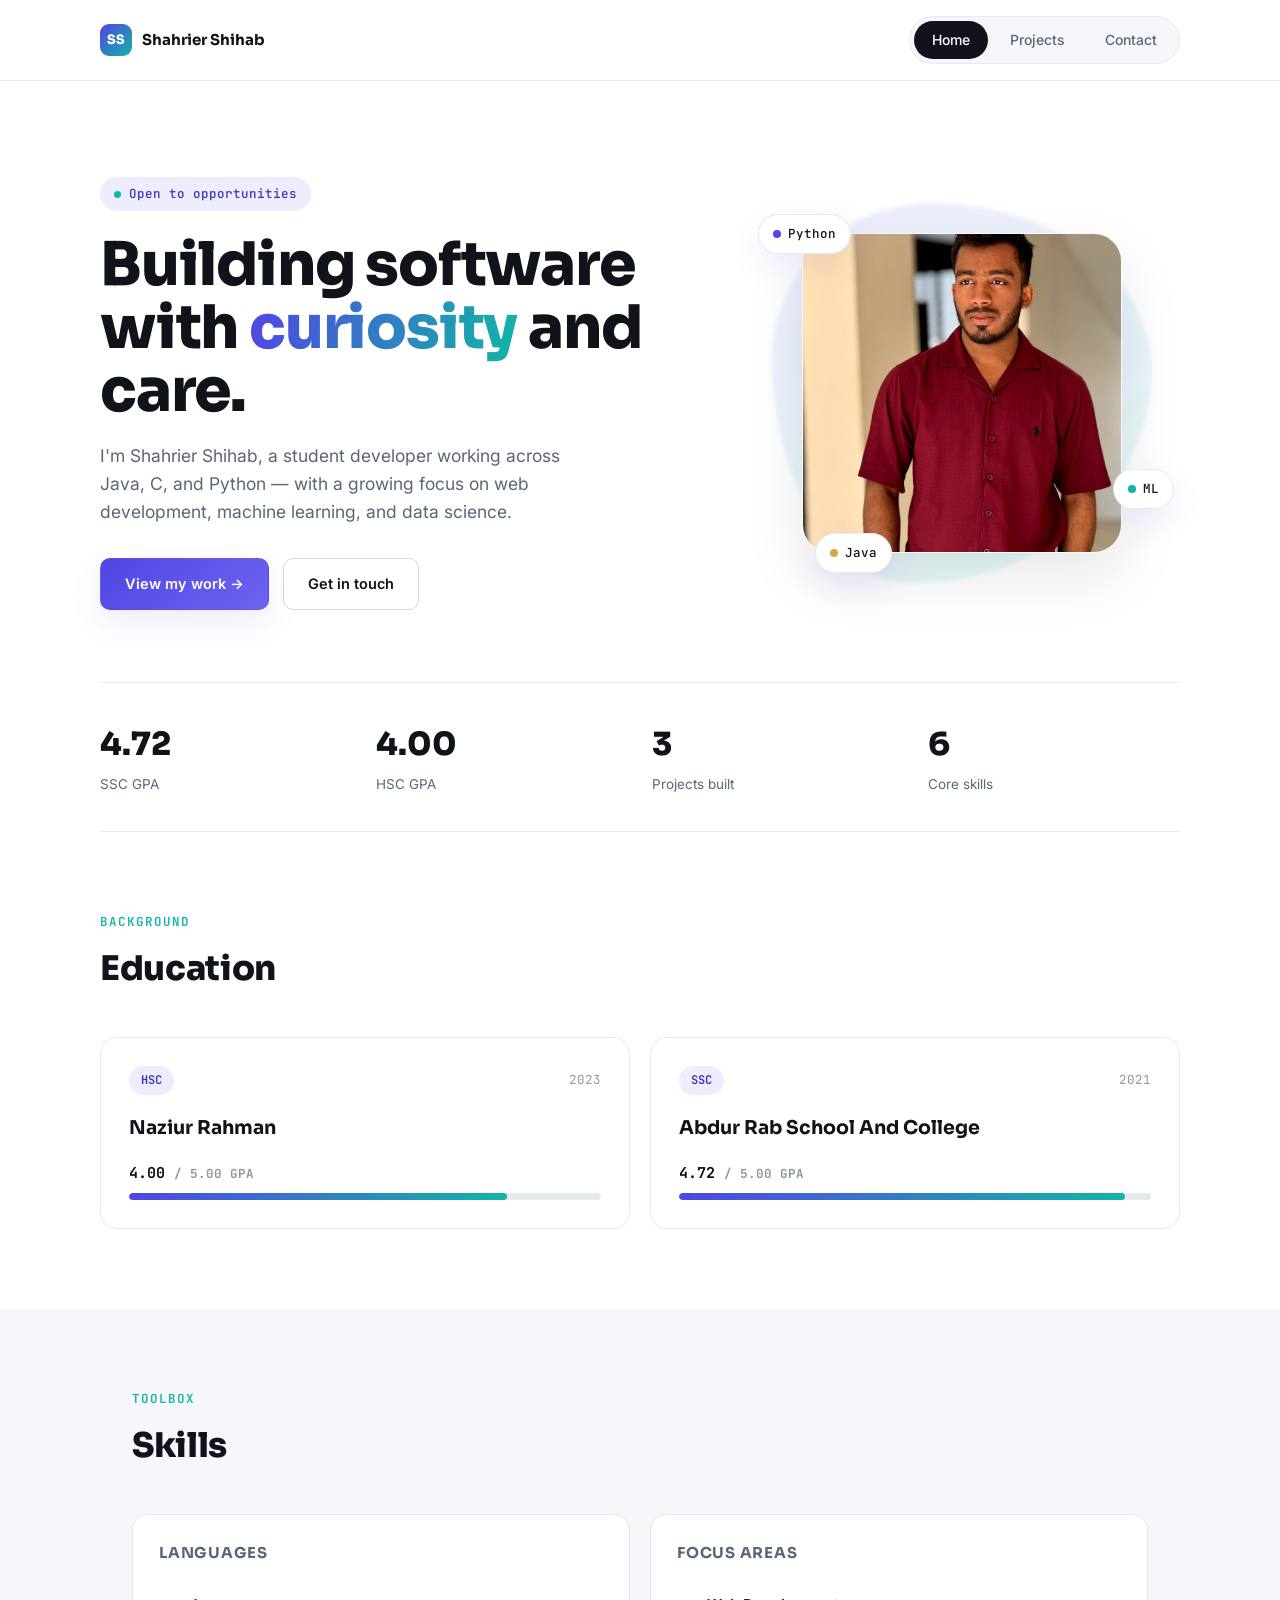
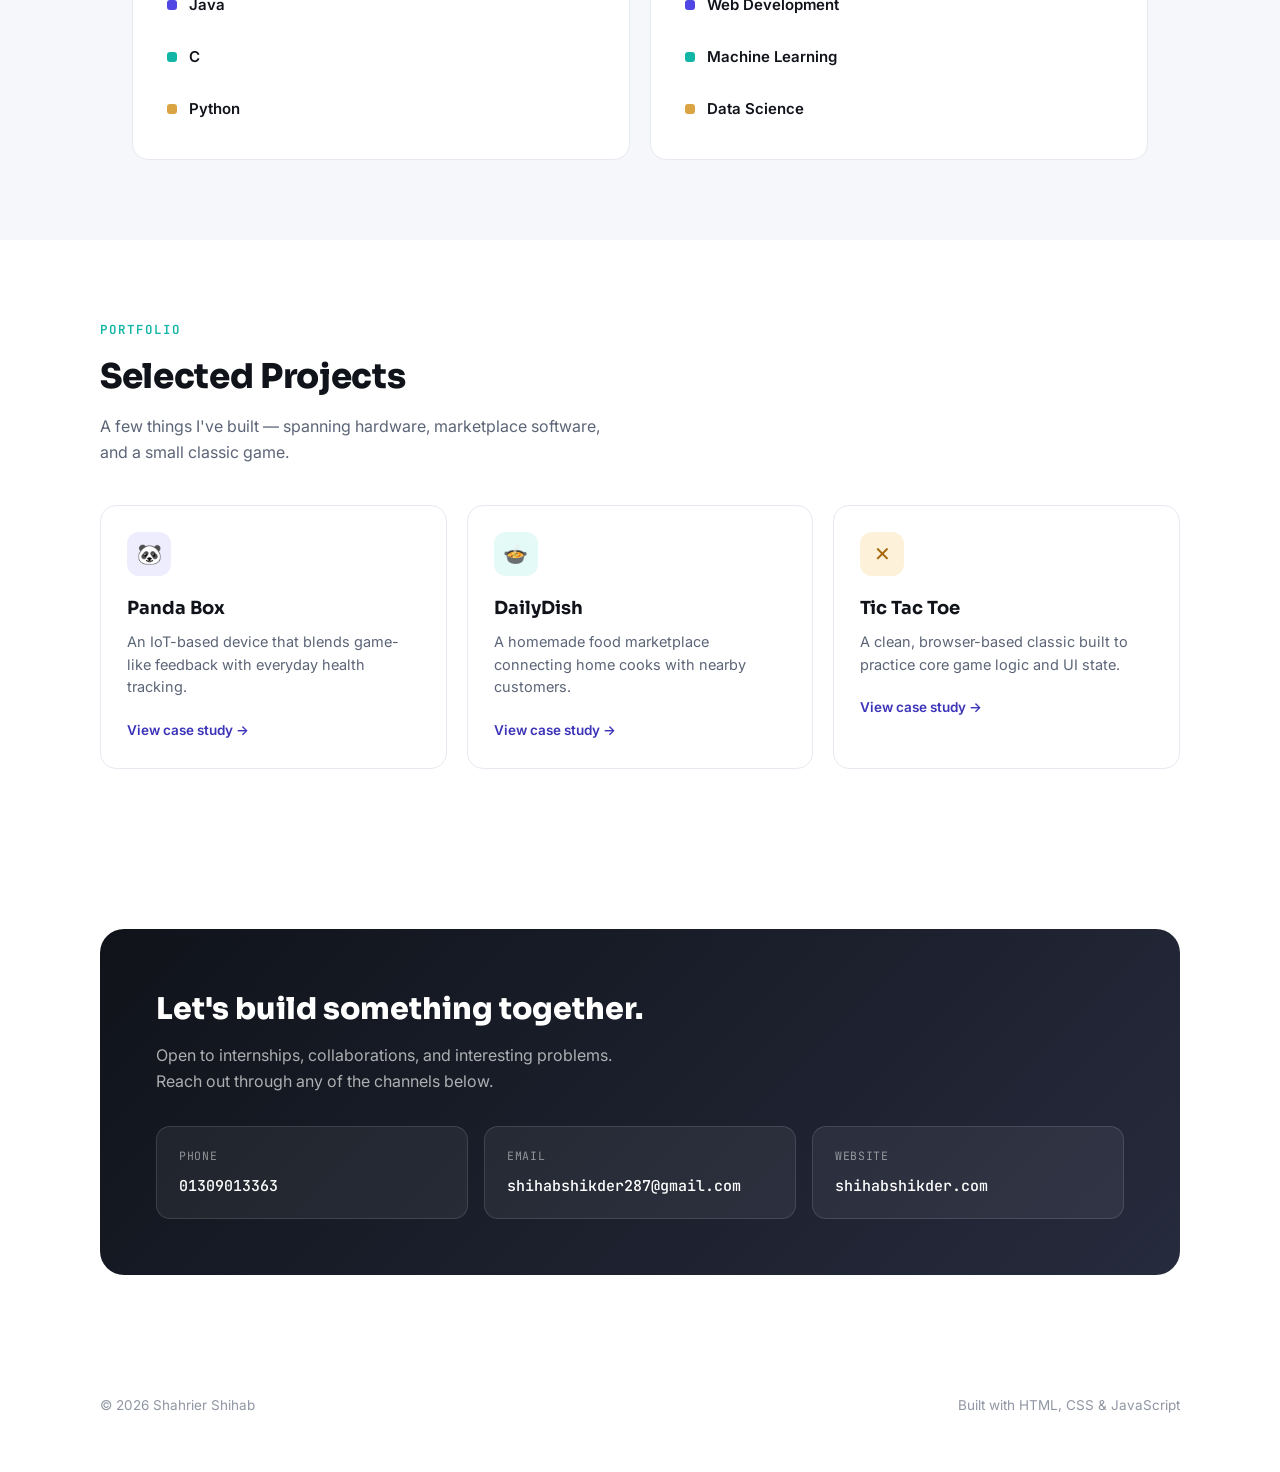
<file: index.html>
<!DOCTYPE html>
<html lang="en">
<head>
<meta charset="UTF-8">
<meta name="viewport" content="width=device-width, initial-scale=1.0">
<title>Shahrier Shihab — Portfolio</title>
<meta name="description" content="Portfolio of Shahrier Shihab — student developer working across Java, Python, web development, machine learning, and data science.">
<link rel="stylesheet" href="style.css">
</head>
<body>

<header class="site-header">
  <div class="wrap nav-row">
    <div class="brand"><span class="mark">SS</span>Shahrier Shihab</div>
    <nav class="links">
      <a href="index.html" class="active">Home</a>
      <a href="projects.html">Projects</a>
      <a href="#contact">Contact</a>
    </nav>
  </div>
</header>

<main>

  <section class="hero wrap">
    <div class="hero-grid">
      <div>
        <span class="eyebrow"><span class="pulse"></span>Open to opportunities</span>
        <h1 class="name">Building software with <span class="accent-text">curiosity</span> and care.</h1>
        <p class="tagline">I'm Shahrier Shihab, a student developer working across Java, C, and Python — with a growing focus on web development, machine learning, and data science.</p>
        <div class="hero-actions">
          <a class="btn primary" href="projects.html">View my work →</a>
          <a class="btn ghost" href="#contact">Get in touch</a>
        </div>
      </div>

      <div class="hero-photo-wrap">
        <div class="blob"></div>
        <div class="hero-photo">
          <!-- Replace the div below with <img src="images/profile.jpg" alt="Shahrier Shihab"> once you have a photo -->
          <img src="profile.jpeg" alt="Shahrier Shihab">
        </div>
        <span class="floating-badge badge-1"><span class="icon-dot" style="background:#5046E4"></span>Python</span>
        <span class="floating-badge badge-2"><span class="icon-dot" style="background:#12B5A6"></span>ML</span>
        <span class="floating-badge badge-3"><span class="icon-dot" style="background:#D9A441"></span>Java</span>
      </div>
    </div>
  </section>

  <section class="stats-bar wrap">
    <div class="stats-grid">
      <div class="stat"><div class="num">4.72</div><div class="label">SSC GPA</div></div>
      <div class="stat"><div class="num">4.00</div><div class="label">HSC GPA</div></div>
      <div class="stat"><div class="num">3</div><div class="label">Projects built</div></div>
      <div class="stat"><div class="num">6</div><div class="label">Core skills</div></div>
    </div>
  </section>

  <section class="section wrap" id="education">
    <div class="section-head">
      <p class="section-eyebrow">Background</p>
      <h2 class="section-title">Education</h2>
    </div>

    <div class="edu-grid">
      <div class="edu-card">
        <div class="edu-top">
          <span class="edu-level">HSC</span>
          <span class="edu-year">2023</span>
        </div>
        <h3 class="edu-institute">Naziur Rahman</h3>
        <div class="edu-result-row">
          <span class="gpa">4.00 <span class="gpa-label">/ 5.00 GPA</span></span>
        </div>
        <div class="edu-bar"><span style="width:80%"></span></div>
      </div>

      <div class="edu-card">
        <div class="edu-top">
          <span class="edu-level">SSC</span>
          <span class="edu-year">2021</span>
        </div>
        <h3 class="edu-institute">Abdur Rab School And College</h3>
        <div class="edu-result-row">
          <span class="gpa">4.72 <span class="gpa-label">/ 5.00 GPA</span></span>
        </div>
        <div class="edu-bar"><span style="width:94.4%"></span></div>
      </div>
    </div>
  </section>

  <section class="section alt" id="skills">
    <div class="wrap">
      <div class="section-head">
        <p class="section-eyebrow">Toolbox</p>
        <h2 class="section-title">Skills</h2>
      </div>

      <div class="skills-columns">
        <div class="skill-group">
          <h3>Languages</h3>
          <div class="skill-list">
            <div class="skill-item"><span class="swatch" style="background:#5046E4"></span>Java</div>
            <div class="skill-item"><span class="swatch" style="background:#12B5A6"></span>C</div>
            <div class="skill-item"><span class="swatch" style="background:#D9A441"></span>Python</div>
          </div>
        </div>
        <div class="skill-group">
          <h3>Focus Areas</h3>
          <div class="skill-list">
            <div class="skill-item"><span class="swatch" style="background:#5046E4"></span>Web Development</div>
            <div class="skill-item"><span class="swatch" style="background:#12B5A6"></span>Machine Learning</div>
            <div class="skill-item"><span class="swatch" style="background:#D9A441"></span>Data Science</div>
          </div>
        </div>
      </div>
    </div>
  </section>

  <section class="section wrap" id="project-preview">
    <div class="section-head">
      <p class="section-eyebrow">Portfolio</p>
      <h2 class="section-title">Selected Projects</h2>
      <p class="section-sub">A few things I've built — spanning hardware, marketplace software, and a small classic game.</p>
    </div>

    <div class="project-grid">
      <a class="project-mini-card theme-violet" href="projects.html#panda-box">
        <div class="mini-icon">🐼</div>
        <h3>Panda Box</h3>
        <p>An IoT-based device that blends game-like feedback with everyday health tracking.</p>
        <span class="mini-link">View case study →</span>
      </a>
      <a class="project-mini-card theme-teal" href="projects.html#dailydish">
        <div class="mini-icon">🍲</div>
        <h3>DailyDish</h3>
        <p>A homemade food marketplace connecting home cooks with nearby customers.</p>
        <span class="mini-link">View case study →</span>
      </a>
      <a class="project-mini-card theme-amber" href="projects.html#tic-tac-toe">
        <div class="mini-icon">✕</div>
        <h3>Tic Tac Toe</h3>
        <p>A clean, browser-based classic built to practice core game logic and UI state.</p>
        <span class="mini-link">View case study →</span>
      </a>
    </div>
  </section>

  <section class="section wrap" id="contact">
    <div class="contact-band">
      <h2>Let's build something together.</h2>
      <p>Open to internships, collaborations, and interesting problems. Reach out through any of the channels below.</p>
      <div class="contact-grid">
        <div class="contact-card">
          <div class="label">Phone</div>
          <div class="value">01309013363</div>
        </div>
        <div class="contact-card">
          <div class="label">Email</div>
          <div class="value">shihabshikder287@gmail.com</div>
        </div>
        <div class="contact-card">
          <div class="label">Website</div>
          <div class="value">shihabshikder.com</div>
        </div>
      </div>
    </div>
  </section>

</main>

<footer class="site-footer wrap">
  <span>© 2026 Shahrier Shihab</span>
  <span>Built with HTML, CSS &amp; JavaScript</span>
</footer>

<script src="script.js"></script>
</body>
</html>
</file>
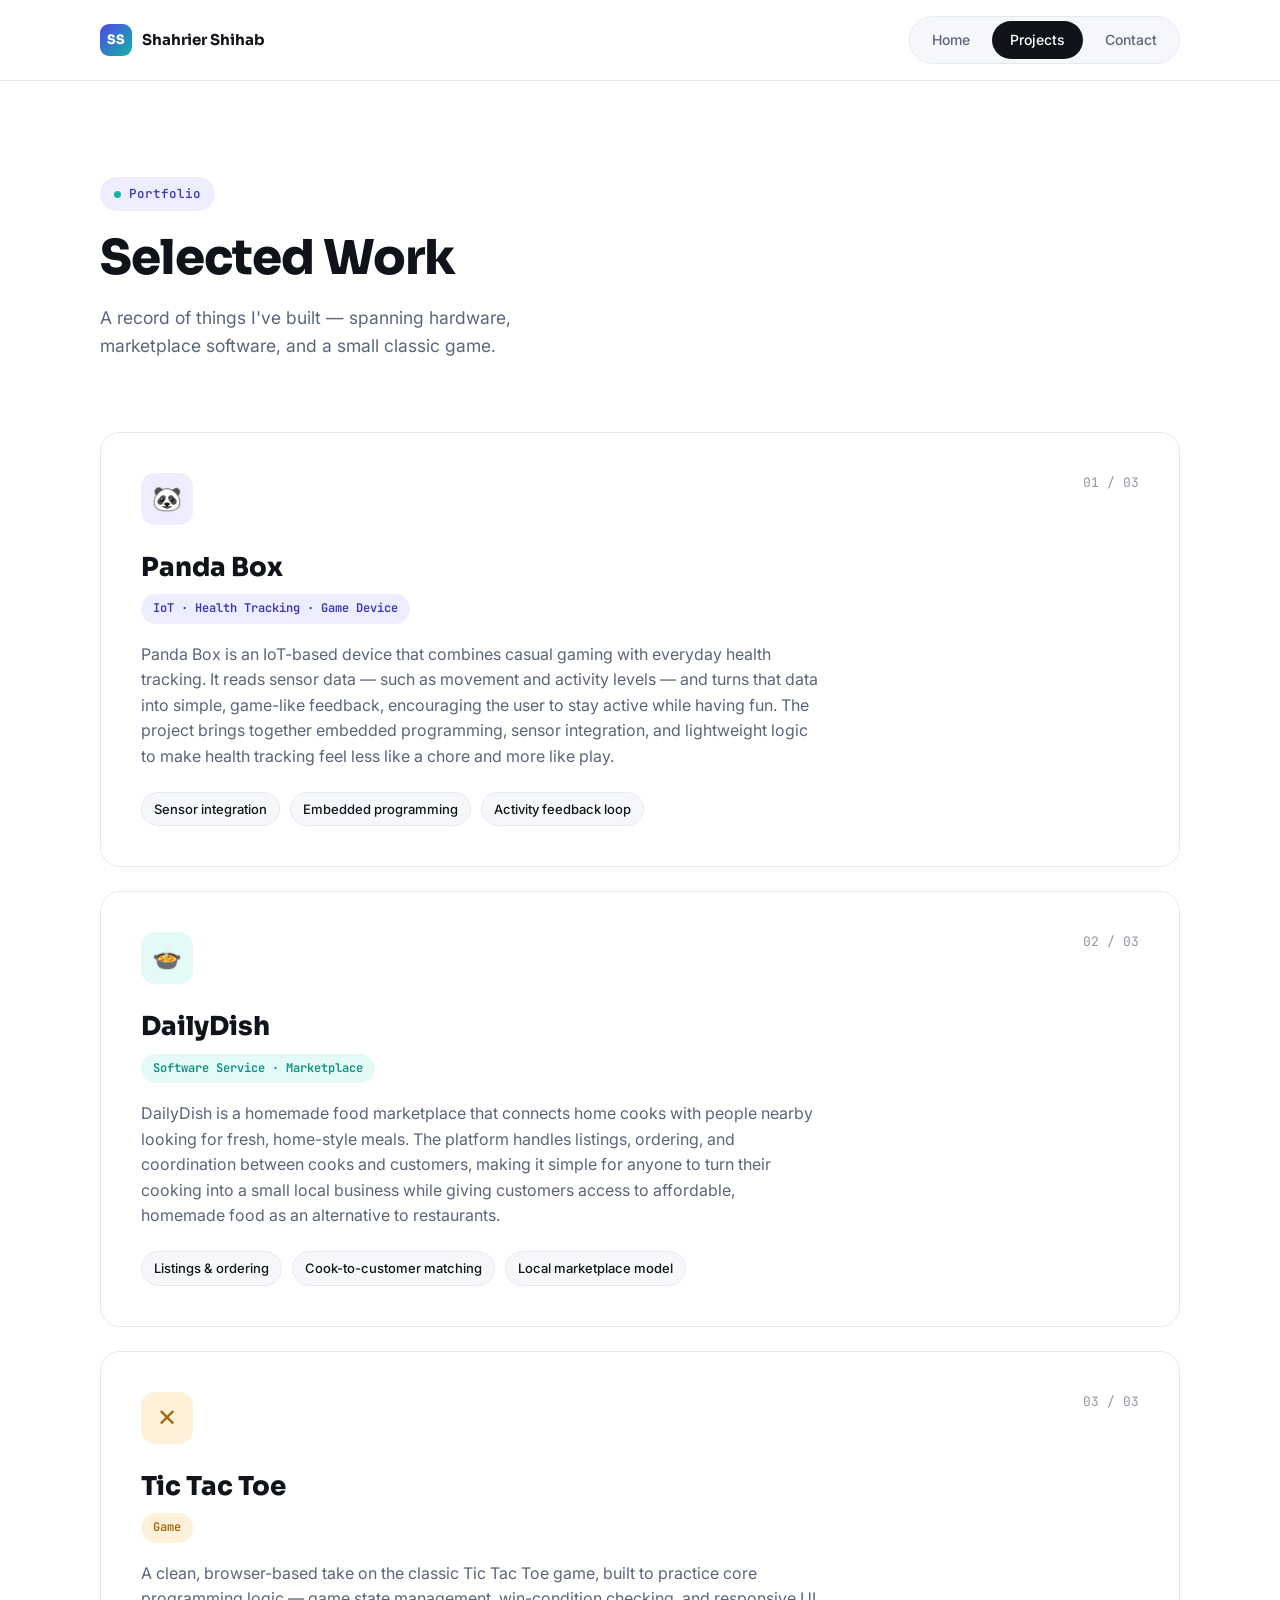
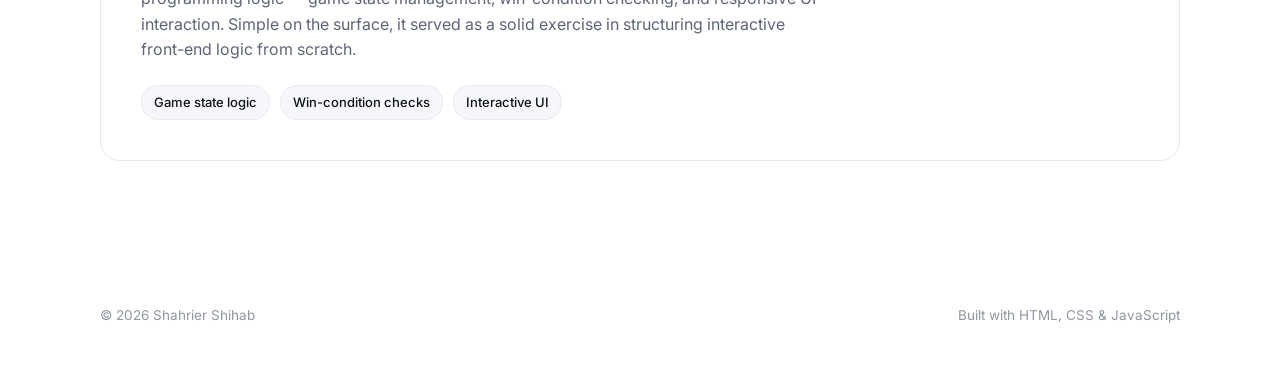
<file: projects.html>
<!DOCTYPE html>
<html lang="en">
<head>
<meta charset="UTF-8">
<meta name="viewport" content="width=device-width, initial-scale=1.0">
<title>Projects — Shahrier Shihab</title>
<meta name="description" content="Projects by Shahrier Shihab, including Panda Box, DailyDish, and Tic Tac Toe.">
<link rel="stylesheet" href="style.css">
</head>
<body>

<header class="site-header">
  <div class="wrap nav-row">
    <div class="brand"><span class="mark">SS</span>Shahrier Shihab</div>
    <nav class="links">
      <a href="index.html">Home</a>
      <a href="projects.html" class="active">Projects</a>
      <a href="index.html#contact">Contact</a>
    </nav>
  </div>
</header>

<main>

  <section class="hero wrap" style="padding-bottom: 24px;">
    <span class="eyebrow"><span class="pulse"></span>Portfolio</span>
    <h1 class="name" style="font-size: clamp(32px, 4.5vw, 48px);">Selected Work</h1>
    <p class="tagline">A record of things I've built — spanning hardware, marketplace software, and a small classic game.</p>
  </section>

  <section class="section wrap" style="padding-top: 16px;">

    <div class="case-card theme-violet" id="panda-box">
      <div class="case-top">
        <div class="case-icon">🐼</div>
        <span class="case-index">01 / 03</span>
      </div>
      <h3 class="case-title">Panda Box</h3>
      <span class="case-tag">IoT · Health Tracking · Game Device</span>
      <p class="case-desc">
        Panda Box is an IoT-based device that combines casual gaming with everyday health tracking. It reads
        sensor data — such as movement and activity levels — and turns that data into simple, game-like feedback,
        encouraging the user to stay active while having fun. The project brings together embedded programming,
        sensor integration, and lightweight logic to make health tracking feel less like a chore and more like play.
      </p>
      <div class="case-highlights">
        <span>Sensor integration</span>
        <span>Embedded programming</span>
        <span>Activity feedback loop</span>
      </div>
    </div>

    <div class="case-card theme-teal" id="dailydish">
      <div class="case-top">
        <div class="case-icon">🍲</div>
        <span class="case-index">02 / 03</span>
      </div>
      <h3 class="case-title">DailyDish</h3>
      <span class="case-tag">Software Service · Marketplace</span>
      <p class="case-desc">
        DailyDish is a homemade food marketplace that connects home cooks with people nearby looking for
        fresh, home-style meals. The platform handles listings, ordering, and coordination between cooks and
        customers, making it simple for anyone to turn their cooking into a small local business while giving
        customers access to affordable, homemade food as an alternative to restaurants.
      </p>
      <div class="case-highlights">
        <span>Listings &amp; ordering</span>
        <span>Cook-to-customer matching</span>
        <span>Local marketplace model</span>
      </div>
    </div>

    <div class="case-card theme-amber" id="tic-tac-toe">
      <div class="case-top">
        <div class="case-icon">✕</div>
        <span class="case-index">03 / 03</span>
      </div>
      <h3 class="case-title">Tic Tac Toe</h3>
      <span class="case-tag">Game</span>
      <p class="case-desc">
        A clean, browser-based take on the classic Tic Tac Toe game, built to practice core programming logic —
        game state management, win-condition checking, and responsive UI interaction. Simple on the surface, it
        served as a solid exercise in structuring interactive front-end logic from scratch.
      </p>
      <div class="case-highlights">
        <span>Game state logic</span>
        <span>Win-condition checks</span>
        <span>Interactive UI</span>
      </div>
    </div>

  </section>

</main>

<footer class="site-footer wrap">
  <span>© 2026 Shahrier Shihab</span>
  <span>Built with HTML, CSS &amp; JavaScript</span>
</footer>

<script src="script.js"></script>
</body>
</html>
</file>
<file: style.css>
/* ============================================
   Shahrier Shihab — Portfolio
   Direction: modern, confident, light-themed —
   bold grotesk display type, a violet→teal duotone
   accent, floating skill badges around the hero
   photo, and clean elevated cards throughout.
   ============================================ */

@import url('https://fonts.googleapis.com/css2?family=Sora:wght@400;500;600;700;800&family=Inter:wght@400;500;600;700&family=JetBrains+Mono:wght@400;500;600&display=swap');

:root {
  --bg: #FFFFFF;
  --bg-alt: #F6F7FB;
  --ink: #10131A;
  --muted: #5C6577;
  --faint: #9096A3;
  --accent: #5046E4;
  --accent-ink: #3B33B8;
  --accent-soft: #EEEDFD;
  --teal: #12B5A6;
  --teal-soft: #E4FAF6;
  --line: #E7E9F0;
  --line-strong: #D4D7E2;
  --shadow-sm: 0 2px 8px rgba(16, 19, 26, 0.05);
  --shadow-md: 0 12px 32px rgba(80, 70, 228, 0.10);
  --shadow-lg: 0 24px 60px rgba(16, 19, 26, 0.10);

  --font-display: 'Sora', sans-serif;
  --font-body: 'Inter', sans-serif;
  --font-mono: 'JetBrains Mono', monospace;
}

* { box-sizing: border-box; }
html { scroll-behavior: smooth; }

body {
  margin: 0;
  background: var(--bg);
  color: var(--ink);
  font-family: var(--font-body);
  line-height: 1.6;
  -webkit-font-smoothing: antialiased;
}

@media (prefers-reduced-motion: reduce) {
  * { animation-duration: 0.001ms !important; animation-iteration-count: 1 !important; transition-duration: 0.001ms !important; scroll-behavior: auto !important; }
}

a { color: inherit; text-decoration: none; }
img { max-width: 100%; display: block; }

.wrap {
  max-width: 1080px;
  margin: 0 auto;
  padding: 0 32px;
}

/* ---------- Header / Nav ---------- */

header.site-header {
  position: sticky;
  top: 0;
  z-index: 50;
  background: rgba(255, 255, 255, 0.72);
  backdrop-filter: blur(10px);
  border-bottom: 1px solid var(--line);
}

.nav-row {
  display: flex;
  align-items: center;
  justify-content: space-between;
  padding: 16px 0;
}

.brand {
  display: flex;
  align-items: center;
  gap: 10px;
  font-family: var(--font-display);
  font-weight: 700;
  font-size: 15px;
}
.brand .mark {
  width: 32px;
  height: 32px;
  border-radius: 9px;
  background: linear-gradient(135deg, var(--accent), var(--teal));
  color: #fff;
  display: flex;
  align-items: center;
  justify-content: center;
  font-size: 13px;
  font-weight: 800;
  letter-spacing: -0.02em;
}

nav.links {
  display: flex;
  align-items: center;
  gap: 4px;
  background: var(--bg-alt);
  border: 1px solid var(--line);
  border-radius: 100px;
  padding: 4px;
  font-size: 14px;
  font-weight: 500;
}
nav.links a {
  color: var(--muted);
  padding: 8px 18px;
  border-radius: 100px;
  transition: color 0.15s ease, background 0.15s ease;
}
nav.links a:hover { color: var(--ink); }
nav.links a.active {
  color: #fff;
  background: var(--ink);
}
nav.links a:focus-visible {
  outline: 2px solid var(--accent);
  outline-offset: 2px;
}

/* ---------- Buttons ---------- */

.btn {
  font-family: var(--font-body);
  font-weight: 600;
  font-size: 14.5px;
  padding: 13px 24px;
  border-radius: 10px;
  display: inline-flex;
  align-items: center;
  gap: 8px;
  transition: transform 0.15s ease, box-shadow 0.15s ease, background 0.15s ease;
  border: 1px solid transparent;
}
.btn.primary {
  background: linear-gradient(135deg, var(--accent), #6E63EE);
  color: #fff;
  box-shadow: var(--shadow-md);
}
.btn.primary:hover { transform: translateY(-2px); box-shadow: 0 16px 40px rgba(80,70,228,0.22); }
.btn.ghost {
  background: var(--bg);
  border-color: var(--line-strong);
  color: var(--ink);
}
.btn.ghost:hover { border-color: var(--ink); transform: translateY(-2px); }
.btn:focus-visible { outline: 2px solid var(--accent); outline-offset: 3px; }

/* ---------- Hero ---------- */

.hero {
  padding: 96px 0 72px;
}

.hero-grid {
  display: grid;
  grid-template-columns: 1.15fr 0.85fr;
  gap: 56px;
  align-items: center;
}

.eyebrow {
  display: inline-flex;
  align-items: center;
  gap: 8px;
  font-family: var(--font-mono);
  font-size: 12.5px;
  font-weight: 500;
  color: var(--accent-ink);
  background: var(--accent-soft);
  padding: 7px 14px;
  border-radius: 100px;
  margin: 0 0 22px;
}
.eyebrow .pulse {
  width: 7px; height: 7px;
  border-radius: 50%;
  background: var(--teal);
  display: inline-block;
}

h1.name {
  font-family: var(--font-display);
  font-size: clamp(38px, 5vw, 60px);
  font-weight: 800;
  line-height: 1.05;
  letter-spacing: -0.02em;
  margin: 0 0 20px;
}
h1.name .accent-text {
  background: linear-gradient(100deg, var(--accent), var(--teal));
  -webkit-background-clip: text;
  background-clip: text;
  color: transparent;
}

.tagline {
  font-size: 17.5px;
  color: var(--muted);
  max-width: 480px;
  margin: 0 0 32px;
}

.hero-actions {
  display: flex;
  gap: 14px;
  flex-wrap: wrap;
}

/* ---------- Hero photo + floating badges ---------- */

.hero-photo-wrap {
  position: relative;
  width: 100%;
  max-width: 320px;
  margin: 0 auto;
}

.blob {
  position: absolute;
  inset: -30px;
  z-index: 0;
  background: linear-gradient(160deg, var(--accent-soft), var(--teal-soft));
  border-radius: 42% 58% 63% 37% / 41% 44% 56% 59%;
  filter: blur(2px);
  animation: blob-float 9s ease-in-out infinite;
}

@keyframes blob-float {
  0%, 100% { border-radius: 42% 58% 63% 37% / 41% 44% 56% 59%; }
  50% { border-radius: 58% 42% 40% 60% / 55% 60% 40% 45%; }
}

.hero-photo {
  position: relative;
  z-index: 1;
  width: 100%;
  aspect-ratio: 1 / 1;
  border-radius: 28px;
  overflow: hidden;
  border: 1px solid rgba(255,255,255,0.6);
  box-shadow: var(--shadow-lg);
  background: var(--bg-alt);
}
.hero-photo img {
  width: 100%; height: 100%;
  object-fit: cover;
}
.avatar-placeholder {
  width: 100%; height: 100%;
  display: flex; align-items: center; justify-content: center;
  font-family: var(--font-display);
  font-size: 72px;
  font-weight: 800;
  color: #fff;
  background: linear-gradient(135deg, var(--accent), var(--teal));
}

.floating-badge {
  position: absolute;
  z-index: 2;
  display: flex;
  align-items: center;
  gap: 7px;
  background: #fff;
  border: 1px solid var(--line);
  padding: 9px 14px;
  border-radius: 100px;
  font-family: var(--font-mono);
  font-size: 12.5px;
  font-weight: 500;
  box-shadow: var(--shadow-md);
  animation: badge-float 5s ease-in-out infinite;
}
.floating-badge .icon-dot {
  width: 8px; height: 8px;
  border-radius: 50%;
}
.badge-1 { top: -6%; left: -14%; animation-delay: 0s; }
.badge-2 { bottom: 14%; right: -16%; animation-delay: 1.2s; }
.badge-3 { bottom: -6%; left: 4%; animation-delay: 2.4s; }

@keyframes badge-float {
  0%, 100% { transform: translateY(0px); }
  50% { transform: translateY(-8px); }
}

/* ---------- Stats bar ---------- */

.stats-bar {
  border-top: 1px solid var(--line);
  border-bottom: 1px solid var(--line);
  padding: 36px 0;
}
.stats-grid {
  display: grid;
  grid-template-columns: repeat(4, 1fr);
  gap: 24px;
}
.stat .num {
  font-family: var(--font-display);
  font-size: 32px;
  font-weight: 800;
  color: var(--ink);
}
.stat .label {
  font-size: 13.5px;
  color: var(--muted);
  margin-top: 4px;
}

/* ---------- Section headers ---------- */

.section { padding: 80px 0; }
.section.alt { background: var(--bg-alt); }

.section-head { margin-bottom: 40px; }
.section-eyebrow {
  font-family: var(--font-mono);
  font-size: 12.5px;
  color: var(--teal);
  font-weight: 600;
  text-transform: uppercase;
  letter-spacing: 0.08em;
  margin: 0 0 10px;
}
h2.section-title {
  font-family: var(--font-display);
  font-size: 34px;
  font-weight: 800;
  letter-spacing: -0.01em;
  margin: 0;
}
.section-sub {
  color: var(--muted);
  font-size: 16px;
  max-width: 520px;
  margin: 10px 0 0;
}

/* ---------- Education cards ---------- */

.edu-grid {
  display: grid;
  grid-template-columns: repeat(2, 1fr);
  gap: 20px;
}

.edu-card {
  background: var(--bg);
  border: 1px solid var(--line);
  border-radius: 16px;
  padding: 28px;
  transition: transform 0.15s ease, box-shadow 0.15s ease, border-color 0.15s ease;
}
.edu-card:hover {
  transform: translateY(-4px);
  box-shadow: var(--shadow-md);
  border-color: var(--line-strong);
}
.edu-top {
  display: flex;
  align-items: center;
  justify-content: space-between;
  margin-bottom: 18px;
}
.edu-level {
  font-family: var(--font-mono);
  font-size: 12px;
  font-weight: 600;
  color: var(--accent-ink);
  background: var(--accent-soft);
  padding: 5px 12px;
  border-radius: 100px;
}
.edu-year {
  font-family: var(--font-mono);
  font-size: 12.5px;
  color: var(--faint);
}
.edu-institute {
  font-family: var(--font-display);
  font-size: 19px;
  font-weight: 700;
  margin: 0 0 18px;
}
.edu-result-row {
  display: flex;
  align-items: baseline;
  justify-content: space-between;
  margin-bottom: 8px;
}
.edu-result-row .gpa {
  font-family: var(--font-mono);
  font-weight: 700;
  font-size: 15px;
}
.edu-result-row .gpa-label {
  font-size: 12.5px;
  color: var(--faint);
}
.edu-bar { height: 7px; border-radius: 4px; background: var(--line); overflow: hidden; }
.edu-bar span { display: block; height: 100%; border-radius: 4px; background: linear-gradient(90deg, var(--accent), var(--teal)); }

/* ---------- Skills ---------- */

.skills-columns {
  display: grid;
  grid-template-columns: repeat(2, 1fr);
  gap: 20px;
}
.skill-group {
  background: var(--bg);
  border: 1px solid var(--line);
  border-radius: 16px;
  padding: 26px;
}
.skill-group h3 {
  font-family: var(--font-display);
  font-size: 15px;
  font-weight: 700;
  margin: 0 0 16px;
  color: var(--muted);
  text-transform: uppercase;
  letter-spacing: 0.05em;
}
.skill-list { display: flex; flex-direction: column; gap: 4px; }
.skill-item {
  display: flex;
  align-items: center;
  gap: 12px;
  padding: 12px 8px;
  border-radius: 10px;
  font-weight: 600;
  font-size: 15px;
  transition: background 0.15s ease, transform 0.15s ease;
}
.skill-item:hover { background: var(--bg-alt); transform: translateX(3px); }
.skill-item .swatch {
  width: 10px; height: 10px;
  border-radius: 3px;
  flex-shrink: 0;
}

/* ---------- Project preview cards (homepage) ---------- */

.project-grid {
  display: grid;
  grid-template-columns: repeat(3, 1fr);
  gap: 20px;
}
.project-mini-card {
  background: var(--bg);
  border: 1px solid var(--line);
  border-radius: 16px;
  padding: 26px;
  transition: transform 0.15s ease, box-shadow 0.15s ease, border-color 0.15s ease;
}
.project-mini-card:hover {
  transform: translateY(-5px);
  box-shadow: var(--shadow-md);
  border-color: var(--accent);
}
.mini-icon {
  width: 44px; height: 44px;
  border-radius: 12px;
  display: flex; align-items: center; justify-content: center;
  font-size: 20px;
  margin-bottom: 18px;
}
.project-mini-card h3 {
  font-family: var(--font-display);
  font-size: 18px;
  font-weight: 700;
  margin: 0 0 8px;
}
.project-mini-card p {
  font-size: 14.5px;
  color: var(--muted);
  margin: 0 0 18px;
  line-height: 1.55;
}
.mini-link {
  font-size: 13.5px;
  font-weight: 600;
  color: var(--accent-ink);
  display: inline-flex;
  align-items: center;
  gap: 5px;
}

/* ---------- Project case cards (projects page) ---------- */

.case-card {
  background: var(--bg);
  border: 1px solid var(--line);
  border-radius: 20px;
  padding: 40px;
  margin-bottom: 24px;
  transition: box-shadow 0.15s ease, border-color 0.15s ease;
}
.case-card:hover { box-shadow: var(--shadow-md); border-color: var(--line-strong); }
.case-top {
  display: flex;
  align-items: flex-start;
  justify-content: space-between;
  gap: 20px;
  margin-bottom: 22px;
  flex-wrap: wrap;
}
.case-icon {
  width: 52px; height: 52px;
  border-radius: 14px;
  display: flex; align-items: center; justify-content: center;
  font-size: 24px;
}
.case-index {
  font-family: var(--font-mono);
  font-size: 13px;
  color: var(--faint);
}
h3.case-title {
  font-family: var(--font-display);
  font-size: 26px;
  font-weight: 800;
  margin: 18px 0 6px;
}
.case-tag {
  display: inline-block;
  font-family: var(--font-mono);
  font-size: 12px;
  font-weight: 600;
  padding: 5px 12px;
  border-radius: 100px;
  margin-bottom: 18px;
}
.case-desc {
  color: var(--muted);
  font-size: 16px;
  max-width: 680px;
  margin: 0 0 22px;
}
.case-highlights {
  display: flex;
  flex-wrap: wrap;
  gap: 10px;
}
.case-highlights span {
  font-size: 13px;
  font-weight: 500;
  color: var(--ink);
  background: var(--bg-alt);
  border: 1px solid var(--line);
  padding: 6px 12px;
  border-radius: 100px;
}

/* Color themes per project */
.theme-violet .mini-icon, .theme-violet .case-icon { background: var(--accent-soft); color: var(--accent-ink); }
.theme-violet .case-tag { background: var(--accent-soft); color: var(--accent-ink); }
.theme-teal .mini-icon, .theme-teal .case-icon { background: var(--teal-soft); color: #0E8F83; }
.theme-teal .case-tag { background: var(--teal-soft); color: #0E8F83; }
.theme-amber .mini-icon, .theme-amber .case-icon { background: #FDF1DA; color: #A6660A; }
.theme-amber .case-tag { background: #FDF1DA; color: #A6660A; }

/* ---------- Contact ---------- */

.contact-band {
  background: linear-gradient(135deg, var(--ink), #262B3D);
  border-radius: 24px;
  padding: 56px;
  color: #fff;
}
.contact-band h2 {
  font-family: var(--font-display);
  font-size: 30px;
  font-weight: 800;
  margin: 0 0 10px;
}
.contact-band p {
  color: rgba(255,255,255,0.65);
  font-size: 16px;
  margin: 0 0 32px;
  max-width: 460px;
}
.contact-grid {
  display: grid;
  grid-template-columns: repeat(3, 1fr);
  gap: 16px;
}
.contact-card {
  background: rgba(255,255,255,0.06);
  border: 1px solid rgba(255,255,255,0.12);
  border-radius: 14px;
  padding: 20px 22px;
  transition: background 0.15s ease, transform 0.15s ease;
}
.contact-card:hover { background: rgba(255,255,255,0.11); transform: translateY(-3px); }
.contact-card .label {
  font-family: var(--font-mono);
  font-size: 11.5px;
  text-transform: uppercase;
  letter-spacing: 0.06em;
  color: rgba(255,255,255,0.5);
  margin-bottom: 8px;
}
.contact-card .value {
  font-family: var(--font-mono);
  font-size: 15px;
  font-weight: 500;
  color: #fff;
  word-break: break-word;
}

/* ---------- Footer ---------- */

footer.site-footer {
  padding: 40px 0 56px;
  font-size: 13.5px;
  color: var(--faint);
  display: flex;
  justify-content: space-between;
  flex-wrap: wrap;
  gap: 10px;
}

/* ---------- Responsive ---------- */

@media (max-width: 860px) {
  .hero-grid { grid-template-columns: 1fr; }
  .hero-photo-wrap { max-width: 260px; order: -1; margin-bottom: 20px; }
  .stats-grid { grid-template-columns: repeat(2, 1fr); }
  .edu-grid, .skills-columns, .project-grid { grid-template-columns: 1fr; }
  .contact-grid { grid-template-columns: 1fr; }
  .contact-band { padding: 36px 28px; }
  .nav-row { flex-wrap: wrap; gap: 12px; }
  nav.links { font-size: 13px; }
  nav.links a { padding: 7px 13px; }
}

@media (max-width: 480px) {
  .wrap { padding: 0 20px; }
  .stats-grid { grid-template-columns: 1fr 1fr; gap: 16px; }
  .case-card { padding: 26px; }
}
</file>
